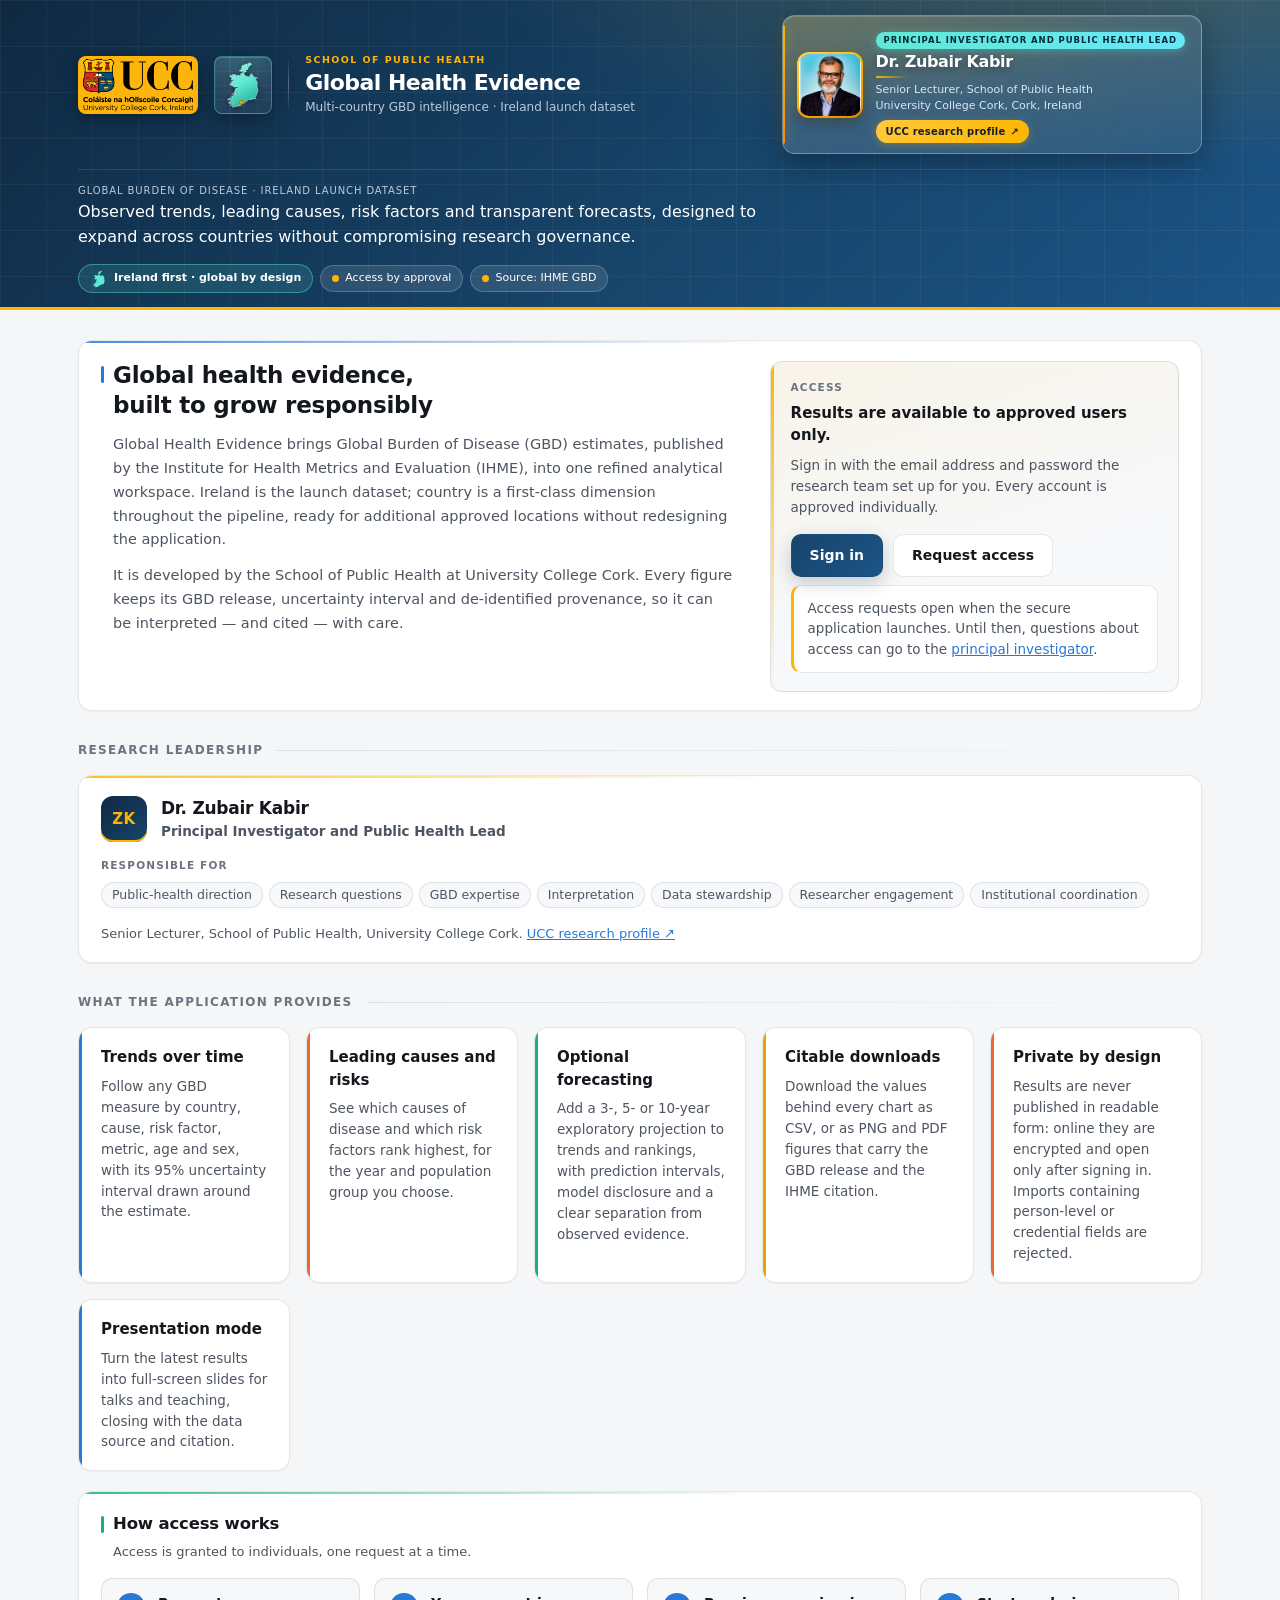
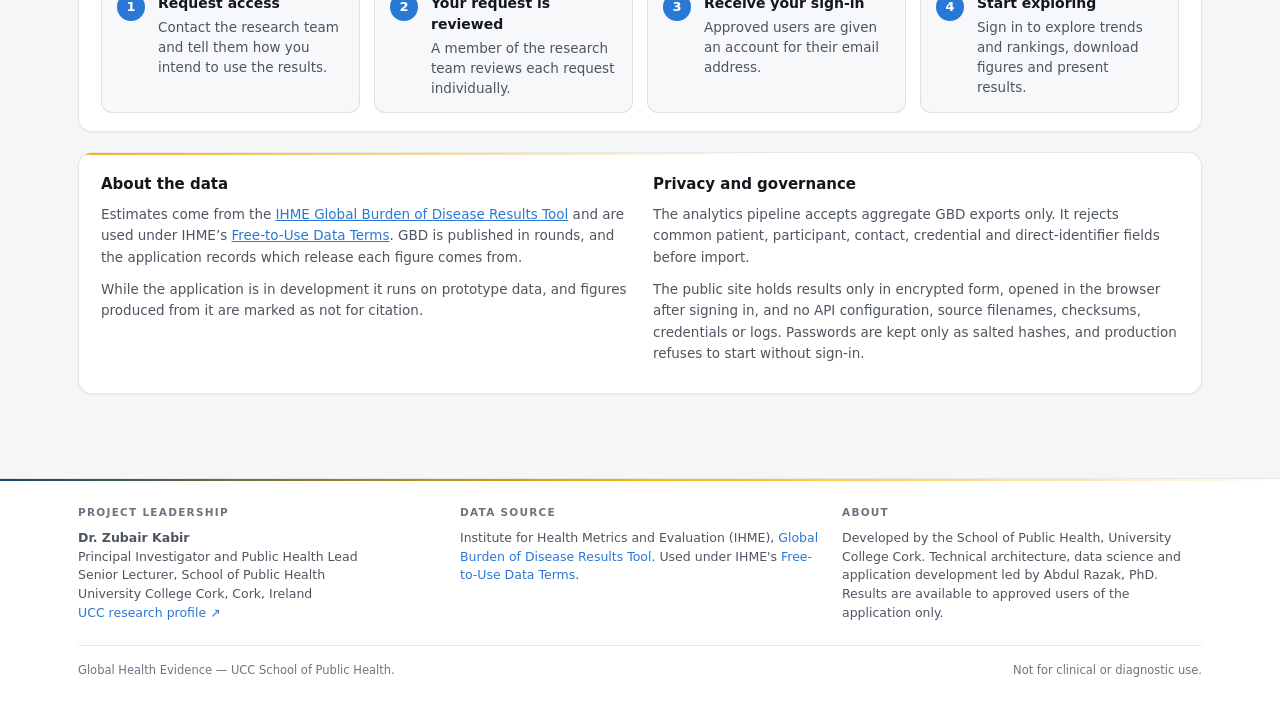
<file: static/index.html>
<!DOCTYPE html>
<html lang="en">
<head>
<meta charset="UTF-8">
<meta name="viewport" content="width=device-width, initial-scale=1.0">
<title>Global Health Evidence | UCC School of Public Health</title>
<meta name="description" content="A secure multi-country Global Burden of Disease analysis platform from University College Cork, launching with Ireland. Access to results is by approval.">
<meta name="referrer" content="no-referrer">
<meta name="theme-color" content="#0f2942">
<meta property="og:title" content="Global Health Evidence">
<meta property="og:description" content="Secure, transparent multi-country GBD intelligence from UCC, launching with Ireland.">
<meta property="og:type" content="website">
<meta http-equiv="Content-Security-Policy" content="default-src 'self'; img-src 'self'; style-src 'self' 'unsafe-inline'; script-src 'sha256-yp/+HY1ThCU1zk2LZ7Il+weAbs1hhXKm76ETe879Jog='; connect-src 'none'; object-src 'none'; base-uri 'none'; form-action 'self'">
<link rel="icon" href="assets/ucc-logo.png">
<script>
  // Use the appearance a visitor chose in the dashboard, before first paint.
  try { var t = localStorage.getItem("ucc-gbd-theme"); if (t) document.documentElement.dataset.theme = t; } catch (e) {}
</script>
<!--
  The public landing page. It holds no results and makes no API calls: GBD
  results are available only to approved users of the application.

  Its call to action exists in two marked versions, one of which is removed
  when the page is published (see scripts/build_static_site.py): the live one
  has "Request access" / "Sign in" buttons, for once the application is
  hosted; the pending one says access opens when the application launches.
  Design tokens, masthead and footer styles are copied from index.html.
-->
<style>
  /* ------------------------------------------------------------------ *
   * Design tokens.
   *
   * Series colours are the validated categorical slots 1-4; they were run
   * through the palette validator in both modes (lightness band, chroma
   * floor, protan/deutan separation, normal-vision floor, contrast).
   * In light mode aqua and yellow sit below 3:1 on white, which is legal
   * only with a relief channel -- every chart here ships visible value
   * labels AND a table view, which is that relief.
   *
   * UCC brand colours (navy, gold, crest red/blue) are chrome only. They
   * never encode data, so they are not part of the validated set.
   * ------------------------------------------------------------------ */
  :root {
    color-scheme: light;

    --ucc-navy:    #0f2942;
    --ucc-navy-2:  #17456b;
    --ucc-blue:    #1b5486;
    --ucc-gold:    #ffb500;
    --ucc-red:     #c8102e;
    --accent-aqua: #5eead4;   /* masthead accent: badge + Ireland map */

    --page:            #f4f6f8;
    --surface-1:       #ffffff;
    --surface-2:       #f7f8fa;
    --surface-sunken:  #eef1f5;

    --text-primary:   #14181d;
    --text-secondary: #4d5561;
    --text-muted:     #6b7480;
    --text-onnavy:    #ffffff;
    --text-onnavy-2:  #b9cbdd;

    --grid:   #e7e9ee;
    --axis:   #cfd4dc;
    --border: rgba(16, 24, 40, 0.10);
    --ring:   rgba(16, 24, 40, 0.06);

    --series-1: #2a78d6;   /* blue    */
    --series-2: #eb6834;   /* orange  */
    --series-3: #1baf7a;   /* aqua    */
    --series-4: #eda100;   /* yellow  */
    --good:     #006300;
    --danger:   #b3261e;

    --shadow-sm: 0 1px 2px rgba(16,24,40,0.05);
    --shadow-md: 0 4px 14px rgba(16,24,40,0.07), 0 1px 3px rgba(16,24,40,0.05);
    --shadow-lg: 0 18px 40px rgba(15,41,66,0.16);
    --radius: 14px;
  }

  @media (prefers-color-scheme: dark) {
    :root:where(:not([data-theme="light"])) {
      color-scheme: dark;
      --page:           #0d1117;
      --surface-1:      #161b22;
      --surface-2:      #1c222b;
      --surface-sunken: #10151c;
      --text-primary:   #e6edf3;
      --text-secondary: #b0b9c4;
      --text-muted:     #8b95a3;
      --grid:   #262d38;
      --axis:   #333c48;
      --border: rgba(255,255,255,0.10);
      --ring:   rgba(255,255,255,0.06);
      --series-1: #3987e5;
      --series-2: #d95926;
      --series-3: #199e70;
      --series-4: #c98500;
      --good:     #0ca30c;
      --danger:   #ff8a80;
      --shadow-sm: 0 1px 2px rgba(0,0,0,0.4);
      --shadow-md: 0 4px 14px rgba(0,0,0,0.45);
      --shadow-lg: 0 18px 40px rgba(0,0,0,0.55);
    }
  }
  :root[data-theme="dark"] {
    color-scheme: dark;
    --page:           #0d1117;
    --surface-1:      #161b22;
    --surface-2:      #1c222b;
    --surface-sunken: #10151c;
    --text-primary:   #e6edf3;
    --text-secondary: #b0b9c4;
    --text-muted:     #8b95a3;
    --grid:   #262d38;
    --axis:   #333c48;
    --border: rgba(255,255,255,0.10);
    --ring:   rgba(255,255,255,0.06);
    --series-1: #3987e5;
    --series-2: #d95926;
    --series-3: #199e70;
    --series-4: #c98500;
    --good:     #0ca30c;
    --danger:   #ff8a80;
    --shadow-sm: 0 1px 2px rgba(0,0,0,0.4);
    --shadow-md: 0 4px 14px rgba(0,0,0,0.45);
    --shadow-lg: 0 18px 40px rgba(0,0,0,0.55);
  }

  * { box-sizing: border-box; }

  body {
    margin: 0;
    font-family: system-ui, -apple-system, "Segoe UI", sans-serif;
    background: var(--page);
    color: var(--text-primary);
    line-height: 1.5;
    -webkit-font-smoothing: antialiased;
  }

  .wrap { max-width: 1180px; margin: 0 auto; padding: 0 28px; }

  /* ---------------------------------------------------------- header --- */

  .masthead {
    background:
      radial-gradient(1100px 420px at 88% -30%, rgba(255,181,0,0.22), transparent 62%),
      linear-gradient(135deg, var(--ucc-navy) 0%, var(--ucc-navy-2) 58%, var(--ucc-blue) 100%);
    color: var(--text-onnavy);
    border-bottom: 3px solid var(--ucc-gold);
    position: relative;
    overflow: hidden;
  }
  .masthead::after {
    content: "";
    position: absolute; inset: 0;
    background-image:
      linear-gradient(rgba(255,255,255,0.045) 1px, transparent 1px),
      linear-gradient(90deg, rgba(255,255,255,0.045) 1px, transparent 1px);
    background-size: 46px 46px;
    pointer-events: none;
  }
  .masthead .wrap { position: relative; z-index: 1; }

  .masthead-top {
    display: flex; align-items: center; justify-content: space-between;
    gap: 24px; flex-wrap: wrap; padding: 15px 0 15px;
  }

  /* Left: UCC identity. The logo is the largest element in the masthead. */
  .brand { display: flex; align-items: center; gap: 16px; min-width: 0; }
  .brand-logo {
    height: 58px; width: auto; display: block;
    border-radius: 8px;
    box-shadow: 0 4px 16px rgba(0,0,0,0.34);
  }
  .brand-rule {
    width: 1px; align-self: stretch; margin: 4px 0;
    background: linear-gradient(180deg, transparent, rgba(255,255,255,0.30), transparent);
  }
  .brand-text h1 {
    margin: 0; font-size: 22px; font-weight: 680; letter-spacing: -0.025em; line-height: 1.12;
  }
  .brand-text .eyebrow {
    margin: 0 0 3px; font-size: 9.5px; font-weight: 700;
    letter-spacing: 0.15em; text-transform: uppercase; color: var(--ucc-gold);
  }
  .brand-text .sub { margin: 3px 0 0; font-size: 12px; color: var(--text-onnavy-2); }

  /* Right: principal investigator. The whole card links to the UCC profile. */
  .pi-card {
    position: relative;
    display: flex; align-items: center; gap: 13px;
    background:
      radial-gradient(150% 120% at 0% 0%, rgba(255,181,0,0.16), transparent 58%),
      linear-gradient(135deg, rgba(255,255,255,0.16), rgba(255,255,255,0.07));
    border: 1px solid rgba(255,255,255,0.26);
    border-radius: 13px;
    padding: 10px 16px 10px 14px;
    min-width: 0;
    text-decoration: none; color: inherit;
    backdrop-filter: blur(8px);
    box-shadow: 0 10px 30px rgba(0,0,0,0.30), inset 0 1px 0 rgba(255,255,255,0.16);
    transition: transform .2s ease, box-shadow .2s ease, border-color .2s ease;
  }
  /* Gold spine down the leading edge. */
  .pi-card::before {
    content: ""; position: absolute; left: 0; top: 9px; bottom: 9px; width: 2.5px;
    border-radius: 0 3px 3px 0;
    background: linear-gradient(180deg, var(--ucc-gold), #ff8a00);
    box-shadow: 0 0 14px rgba(255,181,0,0.55);
  }
  .pi-card:hover {
    transform: translateY(-3px);
    border-color: rgba(255,181,0,0.60);
    box-shadow: 0 18px 42px rgba(0,0,0,0.38), 0 0 26px rgba(255,181,0,0.20),
                inset 0 1px 0 rgba(255,255,255,0.20);
  }
  /* Photo in a gold gradient ring. */
  .pi-photo-ring {
    flex: none; padding: 2px; border-radius: 12px;
    background: linear-gradient(150deg, #ffd166, var(--ucc-gold) 45%, #e08a00);
    box-shadow: 0 4px 14px rgba(0,0,0,0.34), 0 0 12px rgba(255,181,0,0.24);
  }
  .pi-photo {
    display: block;
    width: 62px; height: 62px;
    border-radius: 10px;
    object-fit: cover; object-position: center 18%;
    background: rgba(255,255,255,0.10);
  }
  /* "Principal Investigator" as a solid badge. As plain gold text it measured
     4.31:1 on this card's background -- under the 4.5:1 bar for small text,
     which is why it read as washed out. Dark ink on a bright aqua chip
     measures 11.2:1 and is unmissable. */
  .pi-card .pi-role {
    display: inline-block;
    font-size: 8.5px; font-weight: 800; letter-spacing: 0.11em;
    text-transform: uppercase;
    color: #06283d;
    background: linear-gradient(135deg, var(--accent-aqua) 0%, #67e8f9 100%);
    padding: 2.5px 8px; border-radius: 999px;
    margin-bottom: 4px;
    box-shadow: 0 2px 9px rgba(94,234,212,0.36);
  }
  .pi-card .pi-name {
    font-size: 16px; font-weight: 720; letter-spacing: -0.022em;
    line-height: 1.15; color: #fff;
    text-shadow: 0 2px 8px rgba(0,0,0,0.35);
  }
  /* Short gold rule under the name. */
  .pi-card .pi-name::after {
    content: ""; display: block; width: 32px; height: 2px; border-radius: 2px;
    margin: 4px 0 4px;
    background: linear-gradient(90deg, var(--ucc-gold), rgba(255,181,0,0));
    transition: width .25s ease;
  }
  .pi-card:hover .pi-name::after { width: 58px; }
  .pi-card .pi-line { font-size: 11px; line-height: 1.4; color: #dbe7f3; margin-top: 1px; }
  /* Profile link as a solid call-to-action: navy on gold, 9.4:1. */
  .pi-card .pi-link {
    margin-top: 7px;
    display: inline-flex; align-items: center; gap: 5px;
    font-size: 10px; font-weight: 750; letter-spacing: 0.02em;
    color: #14202b;
    background: linear-gradient(135deg, #ffc93c, var(--ucc-gold));
    padding: 4px 10px; border-radius: 999px;
    box-shadow: 0 2px 9px rgba(255,181,0,0.30);
    transition: transform .18s ease, box-shadow .18s ease;
  }
  .pi-card:hover .pi-link {
    transform: translateX(3px);
    box-shadow: 0 5px 18px rgba(255,181,0,0.50);
  }

  /* Hero figure -- exactly one per view. Sized to sit below the logo and the
     PI card in the masthead's visual hierarchy, not to out-shout them. */
  .masthead-hero {
    display: flex; align-items: flex-end; justify-content: space-between;
    gap: 14px; flex-wrap: wrap;
    padding: 0 0 14px;
    border-top: 1px solid rgba(255,255,255,0.12);
    padding-top: 13px;
  }
  .hero-figure .hero-label {
    font-size: 10px; letter-spacing: 0.09em; text-transform: uppercase;
    color: var(--text-onnavy-2); margin-bottom: 2px;
  }
  .hero-figure .hero-value {
    font-size: 28px; font-weight: 680; line-height: 1.05; letter-spacing: -0.025em;
  }
  .hero-figure .hero-value .hero-unit {
    font-size: 13px; font-weight: 500; color: var(--text-onnavy-2); margin-left: 6px;
    letter-spacing: 0;
  }
  .hero-figure .hero-delta { font-size: 11.5px; color: var(--text-onnavy-2); margin-top: 3px; }
  .hero-figure .hero-delta strong { color: var(--ucc-gold); font-weight: 650; }

  /* Republic of Ireland outline: Natural Earth 10m boundary, projected
     equirectangular with x compressed by cos(53.4 deg) so the island keeps
     its true proportions, then simplified to 138 points. */
  /* Ireland panel, sitting beside the UCC logo. Same height and corner radius
     as the logo so the two read as a matched pair. */
  .map-panel {
    position: relative; flex: none;
    width: 58px; height: 58px;
    border-radius: 8px;
    background:
      radial-gradient(120% 100% at 50% 0%, rgba(94,234,212,0.16), transparent 70%),
      linear-gradient(160deg, rgba(255,255,255,0.13), rgba(255,255,255,0.05));
    border: 1px solid rgba(94,234,212,0.35);
    box-shadow: 0 6px 22px rgba(0,0,0,0.30), inset 0 1px 0 rgba(255,255,255,0.14);
    display: grid; place-items: center;
    overflow: hidden;
    transition: border-color .2s ease, box-shadow .2s ease, transform .2s ease;
  }
  .map-panel:hover {
    transform: translateY(-2px);
    border-color: rgba(94,234,212,0.65);
    box-shadow: 0 10px 28px rgba(0,0,0,0.36), 0 0 22px rgba(94,234,212,0.22),
                inset 0 1px 0 rgba(255,255,255,0.18);
  }
  /* Faint latitude/longitude rule behind the island. */
  .map-panel::before {
    content: ""; position: absolute; inset: 0;
    background-image:
      linear-gradient(rgba(255,255,255,0.10) 1px, transparent 1px),
      linear-gradient(90deg, rgba(255,255,255,0.10) 1px, transparent 1px);
    background-size: 14px 14px;
    opacity: 0.45;
  }
  .map-panel svg { position: relative; width: 48px; height: 48px; overflow: visible; }
  .map-shape {
    fill: url(#ie-fill);
    stroke: rgba(255,255,255,0.55); stroke-width: 1.1;
    stroke-linejoin: round;
    filter: drop-shadow(0 2px 6px rgba(0,0,0,0.45));
  }
  /* Cork -- where UCC is. */
  .map-pin {
    fill: var(--ucc-gold);
    stroke: rgba(20,32,43,0.85); stroke-width: 0.9;
    filter: drop-shadow(0 0 5px rgba(255,181,0,0.85));
  }
  .map-pin-ring { fill: none; stroke: var(--ucc-gold); stroke-width: 1.8; opacity: 0.9; }
  @media (prefers-reduced-motion: no-preference) {
    .map-pin-ring { animation: pin-pulse 2.8s ease-out infinite; transform-origin: 46.5px 86.2px; }
  }
  @keyframes pin-pulse {
    0%   { r: 3;  opacity: 0.85; }
    70%  { r: 11; opacity: 0; }
    100% { r: 11; opacity: 0; }
  }

  .map-icon {
    width: 18px; height: 18px; flex: none;
    fill: var(--accent-aqua);
  }
  .chip.place {
    background: rgba(94,234,212,0.14);
    border-color: rgba(94,234,212,0.42);
    font-weight: 600;
  }

  .chips { display: flex; gap: 7px; flex-wrap: wrap; align-items: center; }
  .chip {
    display: inline-flex; align-items: center; gap: 6px;
    background: rgba(255,255,255,0.11);
    border: 1px solid rgba(255,255,255,0.20);
    border-radius: 999px; padding: 4.5px 11px;
    font-size: 11px; color: #fff; white-space: nowrap;
  }
  .chip.alert { background: rgba(200,16,46,0.30); border-color: rgba(255,140,140,0.5); }
  .dot { width: 7px; height: 7px; border-radius: 50%; background: var(--ucc-gold); flex: none; }
  .dot.live { background: #4ade80; box-shadow: 0 0 0 3px rgba(74,222,128,0.22); }
  .dot.down { background: #ff7b7b; box-shadow: 0 0 0 3px rgba(255,123,123,0.22); }

  /* ----------------------------------------------------------- cards --- */

  .card {
    position: relative;
    background: var(--surface-1);
    border: 1px solid var(--border);
    border-radius: var(--radius);
    box-shadow: var(--shadow-sm);
    padding: 20px 22px 18px;
    margin-bottom: 20px;
    overflow: hidden;
  }
  /* A hairline of the card's accent along the top edge. */
  .card::before {
    content: ""; position: absolute; top: 0; left: 0; right: 0; height: 2px;
    background: linear-gradient(90deg, var(--accent, var(--series-1)), transparent 62%);
    opacity: 0.85;
  }
  .card-head {
    display: flex; align-items: flex-start; justify-content: space-between;
    gap: 18px; flex-wrap: wrap; margin-bottom: 16px;
  }
  .card h2 {
    font-size: 16.5px; margin: 0; font-weight: 650; letter-spacing: -0.01em;
    display: flex; align-items: center; gap: 9px;
  }
  .card h2 .accent-bar { width: 3px; height: 17px; border-radius: 2px; background: var(--accent, var(--series-1)); }
  .card .desc { font-size: 13px; color: var(--text-secondary); margin: 5px 0 0 12px; }
  .card-actions { display: flex; gap: 8px; align-items: center; flex-wrap: wrap; }

  .chart-wrap { position: relative; width: 100%; height: 320px; }
  .chart-wrap.tall { height: 430px; }
  .legend { display: flex; flex-wrap: wrap; gap: 16px; margin-top: 12px; font-size: 12.5px; color: var(--text-secondary); }
  .legend .key { display: inline-flex; align-items: center; gap: 7px; }
  .legend .key i { width: 14px; height: 3px; border-radius: 2px; background: var(--accent); display: inline-block; }
  .legend .key.band i { height: 11px; border-radius: 3px; opacity: 0.25; }
  .source-note { font-size: 11.5px; color: var(--text-muted); margin-top: 12px; }

  /* Table view -- the relief channel for the sub-3:1 light-mode hues, and
     the WCAG-clean twin of every chart. */
  .table-wrap { overflow-x: auto; margin-top: 4px; }
  table { border-collapse: collapse; width: 100%; font-size: 13px; }
  caption { text-align: left; font-size: 12px; color: var(--text-muted); padding-bottom: 8px; }
  th, td { text-align: left; padding: 8px 12px; border-bottom: 1px solid var(--grid); }
  th { font-size: 11px; letter-spacing: 0.07em; text-transform: uppercase; color: var(--text-muted); font-weight: 600; }
  td.num, th.num { text-align: right; font-variant-numeric: tabular-nums; }
  tbody tr:hover { background: var(--surface-2); }
  [hidden] { display: none !important; }


  /* --------------------------------------------------------- landing --- */

  /* .wrap sets horizontal padding on main; set the vertical padding without undoing it. */
  main.wrap { padding-top: 24px; padding-bottom: 56px; }

  .landing-hero { align-items: center; }
  .landing-hero .lead {
    margin: 2px 0 0; max-width: 660px;
    font-size: 15px; line-height: 1.55; color: var(--text-onnavy);
  }

  .eyebrow-label {
    display: block; margin-bottom: 6px;
    font-size: 10.5px; font-weight: 700; letter-spacing: 0.11em;
    text-transform: uppercase; color: var(--text-muted);
  }

  .intro { display: grid; grid-template-columns: minmax(0, 1.55fr) minmax(0, 1fr); gap: 30px; align-items: start; }
  .intro h2 { font-size: 21px; line-height: 1.3; align-items: flex-start; }
  .intro h2 .accent-bar { margin-top: 5px; flex: none; }
  .intro p { margin: 12px 0 0 12px; font-size: 14.5px; line-height: 1.65; color: var(--text-secondary); }

  .access-panel {
    background: var(--surface-2); border: 1px solid var(--border); border-radius: 12px;
    padding: 18px 20px;
  }
  .access-panel strong { display: block; font-size: 15px; color: var(--text-primary); }
  .access-panel p { margin: 8px 0 0; font-size: 13.5px; line-height: 1.55; color: var(--text-secondary); }

  .cta { display: flex; gap: 10px; flex-wrap: wrap; margin-top: 16px; }
  .btn {
    display: inline-flex; align-items: center; justify-content: center;
    font: inherit; font-size: 14px; font-weight: 600; text-decoration: none;
    padding: 10px 18px; border-radius: 10px; cursor: pointer;
    border: 1px solid var(--border); background: var(--surface-1); color: var(--text-primary);
    transition: background .15s, border-color .15s, transform .15s;
  }
  .btn:hover { border-color: var(--axis); transform: translateY(-1px); }
  .btn.primary { background: var(--ucc-navy-2); border-color: var(--ucc-navy-2); color: #fff; }
  .btn.primary:hover { background: var(--ucc-blue); border-color: var(--ucc-blue); }
  .btn:focus-visible, a:focus-visible { outline: 2px solid var(--series-1); outline-offset: 2px; }

  .access-note {
    margin: 16px 0 0; padding: 12px 14px; border-radius: 10px;
    font-size: 13.5px; line-height: 1.5; color: var(--text-secondary);
    background: var(--surface-1); border: 1px solid var(--border);
    border-left: 3px solid var(--ucc-gold);
  }
  .access-note a { color: var(--series-1); }

  .section-title {
    margin: 8px 0 14px; font-size: 12px; font-weight: 700; letter-spacing: 0.11em;
    text-transform: uppercase; color: var(--text-muted);
  }

  .features {
    display: grid; gap: 16px; margin-bottom: 20px;
    grid-template-columns: repeat(auto-fit, minmax(210px, 1fr));
  }
  .feature {
    position: relative; overflow: hidden;
    background: var(--surface-1); border: 1px solid var(--border);
    border-radius: var(--radius); box-shadow: var(--shadow-sm);
    padding: 18px 20px 18px 22px;
  }
  .feature::before {
    content: ""; position: absolute; inset: 0 auto 0 0; width: 3px; background: var(--accent);
  }
  .feature h3 { margin: 0 0 7px; font-size: 15px; font-weight: 650; color: var(--text-primary); }
  .feature p { margin: 0; font-size: 13.5px; line-height: 1.55; color: var(--text-secondary); }

  .steps {
    list-style: none; counter-reset: step; margin: 4px 0 0; padding: 0;
    display: grid; gap: 14px; grid-template-columns: repeat(auto-fit, minmax(220px, 1fr));
  }
  .steps li {
    counter-increment: step; position: relative;
    padding: 14px 16px 14px 56px; border-radius: 11px;
    background: var(--surface-2); border: 1px solid var(--border);
    font-size: 13.5px; line-height: 1.5; color: var(--text-secondary);
  }
  .steps li::before {
    content: counter(step); position: absolute; left: 15px; top: 14px;
    width: 28px; height: 28px; border-radius: 50%;
    display: grid; place-items: center;
    background: var(--series-1); color: #fff; font-size: 13px; font-weight: 700;
  }
  .steps strong { display: block; margin-bottom: 3px; color: var(--text-primary); font-size: 14px; }

  .two-col { display: grid; gap: 26px; grid-template-columns: repeat(auto-fit, minmax(280px, 1fr)); }
  .two-col h3 { margin: 0 0 8px; font-size: 15px; font-weight: 650; color: var(--text-primary); }
  .two-col p { margin: 0 0 10px; font-size: 13.5px; line-height: 1.6; color: var(--text-secondary); }
  .two-col a { color: var(--series-1); }

  /* Research leadership: sized below the intro so leadership supports the
     research content rather than leading it. */
  .leaders { display: grid; gap: 16px; margin-bottom: 20px; }
  .leaders .card { margin: 0; display: flex; flex-direction: column; }
  .leader-head { display: flex; align-items: center; gap: 14px; }
  .leader-mark {
    flex: none; width: 46px; height: 46px; border-radius: 12px;
    display: grid; place-items: center;
    background: linear-gradient(135deg, var(--ucc-navy), var(--ucc-navy-2));
    box-shadow: inset 0 -2px 0 var(--ucc-gold);
    color: var(--ucc-gold); font-size: 15px; font-weight: 750; letter-spacing: 0.04em;
  }
  .leader-name {
    margin: 0; font-size: 17px; font-weight: 680; letter-spacing: -0.015em;
    line-height: 1.25; color: var(--text-primary);
  }
  .leader-role {
    margin: 3px 0 0; font-size: 13.5px; font-weight: 600; line-height: 1.4;
    color: var(--text-secondary); text-wrap: balance;
  }
  .leader-label {
    margin: 16px 0 8px; font-size: 10.5px; font-weight: 700; letter-spacing: 0.11em;
    text-transform: uppercase; color: var(--text-muted);
  }
  .leader-areas { list-style: none; margin: 0; padding: 0; display: flex; flex-wrap: wrap; gap: 6px; }
  .leader-areas li {
    font-size: 12.5px; line-height: 1.3; padding: 4px 10px; border-radius: 999px;
    background: var(--surface-2); border: 1px solid var(--border); color: var(--text-secondary);
  }
  .leader-foot {
    margin: auto 0 0; padding-top: 16px;
    font-size: 13px; line-height: 1.55; color: var(--text-secondary);
  }
  .leader-foot a { color: var(--series-1); white-space: nowrap; }

  @media (max-width: 860px) {
    .intro { grid-template-columns: 1fr; }
  }

  /* --------------------------------------------------- landing polish ---
     Presentation only: rhythm, depth on hover and one clear call to action.
     Every motion rule sits behind prefers-reduced-motion. */

  html { scroll-behavior: smooth; }
  ::selection { background: rgba(255,181,0,0.28); color: var(--text-primary); }

  main.wrap { padding-top: 30px; padding-bottom: 64px; }

  .landing-hero .lead { font-size: 16px; max-width: 720px; text-wrap: pretty; }

  /* Section titles carry a hairline out to the margin, so each band of the
     page starts on a clear line rather than a lone label. */
  .section-title { display: flex; align-items: center; gap: 14px; margin: 30px 0 16px; }
  .section-title::after {
    content: ""; flex: 1; height: 1px;
    background: linear-gradient(90deg, var(--border), transparent);
  }

  .card, .feature { transition: transform .25s ease, box-shadow .25s ease, border-color .25s ease; }
  .card:hover, .feature:hover { transform: translateY(-2px); box-shadow: var(--shadow-md); }
  .feature::before { transition: width .25s ease; }
  .feature:hover::before { width: 5px; }

  .intro { gap: 34px; }
  .intro h2 { font-size: 23px; text-wrap: balance; }

  /* The access panel is the only place the page asks for an action, so it is
     the only surface that carries the gold spine. */
  .access-panel {
    position: relative; overflow: hidden;
    background: linear-gradient(160deg, color-mix(in srgb, var(--ucc-gold) 7%, var(--surface-2)), var(--surface-2) 62%);
  }
  .access-panel::before {
    content: ""; position: absolute; left: 0; top: 0; bottom: 0; width: 3px;
    background: linear-gradient(180deg, var(--ucc-gold), rgba(255,181,0,0));
  }

  .btn.primary {
    background: linear-gradient(135deg, var(--ucc-navy-2), var(--ucc-blue));
    border-color: transparent; box-shadow: 0 6px 18px rgba(15,41,66,0.22);
  }
  .btn.primary:hover {
    background: linear-gradient(135deg, var(--ucc-blue), var(--ucc-navy-2));
    transform: translateY(-2px); box-shadow: 0 10px 24px rgba(15,41,66,0.28);
  }

  .steps li { transition: transform .2s ease, border-color .2s ease; }
  .steps li:hover { transform: translateY(-2px); border-color: var(--axis); }

  footer { position: relative; }
  footer::after {
    content: ""; position: absolute; left: 0; right: 0; top: 0; height: 2px;
    background: linear-gradient(90deg, var(--ucc-navy-2), var(--ucc-gold) 50%, transparent);
  }

  /* Sections settle in on load. Base state stays visible, so switching the
     animation off leaves the page fully readable. */
  @media (prefers-reduced-motion: no-preference) {
    main.wrap > * { animation: rise .55s cubic-bezier(.2,.7,.3,1) both; }
    main.wrap > :nth-child(2) { animation-delay: .05s; }
    main.wrap > :nth-child(3) { animation-delay: .10s; }
    main.wrap > :nth-child(4) { animation-delay: .15s; }
    main.wrap > :nth-child(5) { animation-delay: .20s; }
    main.wrap > :nth-child(n+6) { animation-delay: .25s; }
  }
  @keyframes rise { from { opacity: 0; transform: translateY(12px); } }

  /* ---------------------------------------------------------- footer --- */

  footer {
    border-top: 1px solid var(--border);
    background: var(--surface-1);
    padding: 26px 0 34px;
  }
  .foot-grid {
    display: grid; gap: 22px; grid-template-columns: repeat(auto-fit, minmax(240px, 1fr));
    font-size: 12.5px; color: var(--text-secondary);
  }
  .foot-grid h3 {
    font-size: 10.5px; letter-spacing: 0.12em; text-transform: uppercase;
    color: var(--text-muted); margin: 0 0 8px; font-weight: 700;
  }
  .foot-grid a { color: var(--series-1); text-decoration: none; }
  .foot-grid a:hover { text-decoration: underline; }
  .foot-cite { margin: 8px 0 0; font-size: 11.5px; color: var(--text-muted); }
  .foot-note {
    margin-top: 22px; padding-top: 16px; border-top: 1px solid var(--grid);
    font-size: 11.5px; color: var(--text-muted);
    display: flex; justify-content: space-between; gap: 16px; flex-wrap: wrap;
  }

  @media (max-width: 720px) {
    .wrap { padding: 0 18px; }
    .masthead-top { padding: 12px 0; gap: 14px; }
    .brand { gap: 12px; }
    .brand-logo { height: 46px; }
    .brand-text h1 { font-size: 18px; }
    .hero-figure .hero-value { font-size: 25px; }
    .pi-card { width: 100%; }
    .pi-photo { width: 52px; height: 52px; }
    .pi-card .pi-name { font-size: 15px; }
    .pi-card .pi-line { font-size: 10.5px; }
    .pi-card .pi-role { border-radius: 7px; line-height: 1.4; letter-spacing: 0.08em; text-wrap: balance; }
    .chip { font-size: 10px; padding: 3.5px 9px; gap: 5px; }
    .chips { gap: 6px; }
    .hero-figure .hero-delta { font-size: 10.5px; }
    .masthead-hero { padding-top: 11px; padding-bottom: 11px; }
    .map-panel { width: 46px; height: 46px; }
    .map-panel svg { width: 38px; height: 38px; }
    select { min-width: 0; width: 100%; }
    .field { width: 100%; }
    .filters { grid-template-columns: 1fr 1fr; }
    .filters .wide { grid-column: span 2; }
  }

  @media (prefers-reduced-motion: reduce) {
    * { transition: none !important; animation: none !important; }
    .tile:hover { transform: none; }
  }
</style>
</head>
<body>

<svg width="0" height="0" style="position:absolute" aria-hidden="true" focusable="false">
  <defs>
    <linearGradient id="ie-fill" x1="0" y1="0" x2="0.35" y2="1">
      <stop offset="0%"   stop-color="#8ff5e4"/>
      <stop offset="55%"  stop-color="#5eead4"/>
      <stop offset="100%" stop-color="#2bb8a3"/>
    </linearGradient>
  </defs>
  <symbol id="ie-map" viewBox="0 0 100 100">
    <path d="M63.9 10.6 L61.7 12.1 L59.7 18.4 L54.2 19.5 L57.4 21.7 L50.8 25.1 L55.3 31 L62.8 33.4 L67.2 26.2 L72.6 32.1 L72.7 35.1 L76.6 33.4 L80.2 35.7 L76.6 35.7 L76.3 37.6 L80.6 46.7 L78.9 48.9 L80.8 51.2 L78.6 51.6 L81.8 60.9 L76.5 75.6 L74.6 75.1 L76.7 79.1 L70.2 78.7 L70.8 77.5 L68.4 80.8 L67.5 76.9 L67.2 80.5 L58.9 81.4 L59.1 84 L55.4 84.3 L52.9 88 L49.7 88.5 L50.6 86.3 L47.1 86.5 L49 89.4 L45.3 90.8 L45.7 93.1 L42.5 92.2 L43.3 93.9 L37.3 94.2 L34 96.3 L32.7 94.3 L27.3 97 L31.2 93.1 L27 94.5 L32.7 90.5 L31 89.5 L30.1 91.3 L22.5 93.6 L30.8 86.7 L22.9 90 L19.2 86.5 L28.2 80.2 L18.6 81.5 L18.2 79.5 L23.9 76.4 L28.5 77.9 L25.5 73.9 L30 72.5 L29.8 70.2 L42.6 67.7 L39.6 67.2 L39.8 65.3 L34.9 69.7 L30.8 67.9 L25.7 70.5 L31.9 65.8 L35.1 56.4 L38 57.1 L37.2 56.1 L39.9 56.4 L40.5 54.7 L38.4 54.7 L38.7 53.4 L31.7 54.5 L31.1 53 L30.3 54.3 L31.1 50.7 L27.5 52.7 L26.2 52.2 L27.6 49.9 L22.3 50.1 L24.6 48.4 L22.2 46.7 L29.1 45.7 L26.1 44.5 L26.1 41.7 L31 40.9 L31 39.3 L25.6 38.9 L26 37.2 L27.8 38.1 L26.2 35.5 L27.2 33.4 L25.2 34.2 L24.6 30.9 L23.1 33.8 L23.2 30.5 L24.8 28.8 L26.1 31.2 L28.1 30 L27.8 28 L35.2 28.8 L37 32.6 L38.3 29.2 L46 31.1 L44.4 30 L46.5 29.5 L45.9 28.3 L43.8 27.5 L50.2 24.1 L51.5 20.6 L46.7 22.6 L47.3 20.8 L43.7 21.3 L41.9 19.6 L47.4 17.9 L45.3 16.6 L46.3 15.7 L48.6 16.2 L46.7 12.1 L49.3 8.4 L51 9.2 L53.6 6.9 L55.3 8.9 L56.1 6.1 L57.5 9.9 L56.2 7 L58.3 5.7 L60 9.4 L58 13.2 L61 10.9 L60 5.3 L63.8 5.4 L62 3 L68.3 6.5 L63.9 10.6 Z"/>
  </symbol>
</svg>

<header class="masthead">
  <div class="wrap">

    <div class="masthead-top">
      <!-- Left: UCC identity -->
      <div class="brand">
        <img class="brand-logo" src="assets/ucc-logo.png"
             alt="University College Cork - Colaiste na hOllscoile Corcaigh">

        <div class="map-panel" role="img"
             aria-label="Map of the Republic of Ireland, with Cork marked">
          <svg viewBox="0 0 100 100">
            <title>Republic of Ireland &mdash; Cork marked</title>
            <use class="map-shape" href="#ie-map"/>
            <circle class="map-pin-ring" cx="46.5" cy="86.2" r="3"/>
            <circle class="map-pin" cx="46.5" cy="86.2" r="3.8"/>
          </svg>
        </div>

        <div class="brand-rule"></div>
        <div class="brand-text">
          <p class="eyebrow">School of Public Health</p>
          <h1>Global Health Evidence</h1>
          <p class="sub">Multi-country GBD intelligence &middot; Ireland launch dataset</p>
        </div>
      </div>

      <!-- Right: principal investigator, linked to the UCC research profile -->
      <a class="pi-card" href="https://research.ucc.ie/en/persons/zubair-kabir/"
         target="_blank" rel="noopener noreferrer">
        <span class="pi-photo-ring">
          <img class="pi-photo" src="assets/zubair-kabir.png" alt="Dr. Zubair Kabir">
        </span>
        <div class="pi-body">
          <div class="pi-role">Principal Investigator and Public Health Lead</div>
          <div class="pi-name">Dr. Zubair Kabir</div>
          <div class="pi-line">Senior Lecturer, School of Public Health</div>
          <div class="pi-line">University College Cork, Cork, Ireland</div>
          <div class="pi-link">UCC research profile <span aria-hidden="true">&#8599;</span></div>
        </div>
      </a>
    </div>

    <div class="masthead-hero landing-hero">
      <div class="hero-figure">
        <div class="hero-label">Global Burden of Disease &middot; Ireland launch dataset</div>
        <p class="lead">Observed trends, leading causes, risk factors and transparent forecasts,
          designed to expand across countries without compromising research governance.</p>
      </div>
      <div class="chips">
        <span class="chip place"><svg class="map-icon" aria-hidden="true" focusable="false"><use href="#ie-map"/></svg>Ireland first &middot; global by design</span>
        <span class="chip"><span class="dot"></span>Access by approval</span>
        <span class="chip"><span class="dot"></span>Source: IHME GBD</span>
      </div>
    </div>

  </div>
</header>

<main class="wrap">

  <section class="card intro" style="--accent: var(--series-1);" aria-labelledby="introTitle">
    <div>
      <h2 id="introTitle"><span class="accent-bar"></span>Global health evidence, built to grow responsibly</h2>
      <p>Global Health Evidence brings Global Burden of Disease (GBD) estimates, published by the
        Institute for Health Metrics and Evaluation (IHME), into one refined analytical workspace.
        Ireland is the launch dataset; country is a first-class dimension throughout the pipeline,
        ready for additional approved locations without redesigning the application.</p>
      <p>It is developed by the School of Public Health at University College Cork. Every figure
        keeps its GBD release, uncertainty interval and de-identified provenance, so it can be interpreted
        &mdash; and cited &mdash; with care.</p>
    </div>
    <aside class="access-panel" aria-labelledby="accessTitle">
      <span class="eyebrow-label">Access</span>
      <strong id="accessTitle">Results are available to approved users only.</strong>
      <p>Sign in with the email address and password the research team set up for you. Every
        account is approved individually.</p>
      <!-- ACCESS:LIVE -->
      <div class="cta">
        <a class="btn primary" href="app/">Sign in</a>
        <a class="btn" href="https://research.ucc.ie/en/persons/zubair-kabir/" target="_blank" rel="noopener noreferrer">Request access</a>
      </div>
      <!-- /ACCESS:LIVE -->
      <!-- ACCESS:PENDING -->
      <p class="access-note">
        Access requests open when the secure application launches. Until then, questions
        about access can go to the
        <a href="https://research.ucc.ie/en/persons/zubair-kabir/" target="_blank" rel="noopener noreferrer">principal investigator</a>.
      </p>
      <!-- /ACCESS:PENDING -->
    </aside>
  </section>

  <h2 class="section-title" id="leadershipTitle">Research leadership</h2>
  <section class="leaders" aria-labelledby="leadershipTitle">
    <article class="card" style="--accent: var(--ucc-gold);" aria-labelledby="leadKabir">
      <div class="leader-head">
        <span class="leader-mark" aria-hidden="true">ZK</span>
        <div>
          <h3 class="leader-name" id="leadKabir">Dr. Zubair Kabir</h3>
          <p class="leader-role">Principal Investigator and Public Health Lead</p>
        </div>
      </div>
      <p class="leader-label">Responsible for</p>
      <ul class="leader-areas">
        <li>Public-health direction</li>
        <li>Research questions</li>
        <li>GBD expertise</li>
        <li>Interpretation</li>
        <li>Data stewardship</li>
        <li>Researcher engagement</li>
        <li>Institutional coordination</li>
      </ul>
      <p class="leader-foot">Senior Lecturer, School of Public Health, University College Cork.
        <a href="https://research.ucc.ie/en/persons/zubair-kabir/" target="_blank" rel="noopener noreferrer">UCC research profile &#8599;</a></p>
    </article>
  </section>

  <h2 class="section-title">What the application provides</h2>
  <section class="features" aria-label="What the application provides">
    <article class="feature" style="--accent: var(--series-1);">
      <h3>Trends over time</h3>
      <p>Follow any GBD measure by country, cause, risk factor, metric, age and sex, with its
        95% uncertainty interval drawn around the estimate.</p>
    </article>
    <article class="feature" style="--accent: var(--series-2);">
      <h3>Leading causes and risks</h3>
      <p>See which causes of disease and which risk factors rank highest, for the year and
        population group you choose.</p>
    </article>
    <article class="feature" style="--accent: var(--series-3);">
      <h3>Optional forecasting</h3>
      <p>Add a 3-, 5- or 10-year exploratory projection to trends and rankings, with prediction
        intervals, model disclosure and a clear separation from observed evidence.</p>
    </article>
    <article class="feature" style="--accent: var(--series-4);">
      <h3>Citable downloads</h3>
      <p>Download the values behind every chart as CSV, or as PNG and PDF figures that carry the
        GBD release and the IHME citation.</p>
    </article>
    <article class="feature" style="--accent: var(--series-2);">
      <h3>Private by design</h3>
      <p>Results are never published in readable form: online they are encrypted and open only
        after signing in. Imports containing person-level or credential fields are rejected.</p>
    </article>
    <article class="feature" style="--accent: var(--series-1);">
      <h3>Presentation mode</h3>
      <p>Turn the latest results into full-screen slides for talks and teaching, closing with the
        data source and citation.</p>
    </article>
  </section>

  <section class="card" style="--accent: var(--series-3);" aria-labelledby="stepsTitle">
    <div class="card-head">
      <div>
        <h2 id="stepsTitle"><span class="accent-bar"></span>How access works</h2>
        <p class="desc">Access is granted to individuals, one request at a time.</p>
      </div>
    </div>
    <ol class="steps">
      <li><strong>Request access</strong>Contact the research team and tell them how you intend to
        use the results.</li>
      <li><strong>Your request is reviewed</strong>A member of the research team reviews each
        request individually.</li>
      <li><strong>Receive your sign-in</strong>Approved users are given an account for their email
        address.</li>
      <li><strong>Start exploring</strong>Sign in to explore trends and rankings, download figures
        and present results.</li>
    </ol>
  </section>

  <section class="card two-col" style="--accent: var(--series-4);" aria-label="About the data and your information">
    <div>
      <h3>About the data</h3>
      <p>Estimates come from the
        <a href="https://vizhub.healthdata.org/gbd-results/" target="_blank" rel="noopener">IHME Global Burden of Disease Results Tool</a>
        and are used under IHME&rsquo;s
        <a href="https://www.healthdata.org/gbd/about/data-terms" target="_blank" rel="noopener">Free-to-Use Data Terms</a>.
        GBD is published in rounds, and the application records which release each figure comes from.</p>
      <p>While the application is in development it runs on prototype data, and figures produced
        from it are marked as not for citation.</p>
    </div>
    <div>
      <h3>Privacy and governance</h3>
      <p>The analytics pipeline accepts aggregate GBD exports only. It rejects common patient,
        participant, contact, credential and direct-identifier fields before import.</p>
      <p>The public site holds results only in encrypted form, opened in the browser after signing
        in, and no API configuration, source filenames, checksums, credentials or logs. Passwords
        are kept only as salted hashes, and production refuses to start without sign-in.</p>
    </div>
  </section>


</main>

<footer>
  <div class="wrap">
    <div class="foot-grid">
      <div>
        <h3>Project leadership</h3>
        <strong>Dr. Zubair Kabir</strong><br>
        Principal Investigator and Public Health Lead<br>
        Senior Lecturer, School of Public Health<br>
        University College Cork, Cork, Ireland<br>
        <a href="https://research.ucc.ie/en/persons/zubair-kabir/"
           target="_blank" rel="noopener noreferrer">UCC research profile &#8599;</a>
      </div>
      <div>
        <h3>Data source</h3>
        Institute for Health Metrics and Evaluation (IHME),
        <a href="https://vizhub.healthdata.org/gbd-results/" target="_blank" rel="noopener">Global Burden of Disease Results Tool</a>.
        Used under IHME's
        <a href="https://www.healthdata.org/gbd/about/data-terms" target="_blank" rel="noopener">Free-to-Use Data Terms</a>.
      </div>
      <div>
        <h3>About</h3>
        Developed by the School of Public Health, University College Cork.
        Technical architecture, data science and application development led by Abdul Razak, PhD.
        Results are available to approved users of the application only.
      </div>
    </div>
    <div class="foot-note">
      <span>Global Health Evidence &mdash; UCC School of Public Health.</span>
      <span>Not for clinical or diagnostic use.</span>
    </div>
  </div>
</footer>

</body>
</html>
</file>
